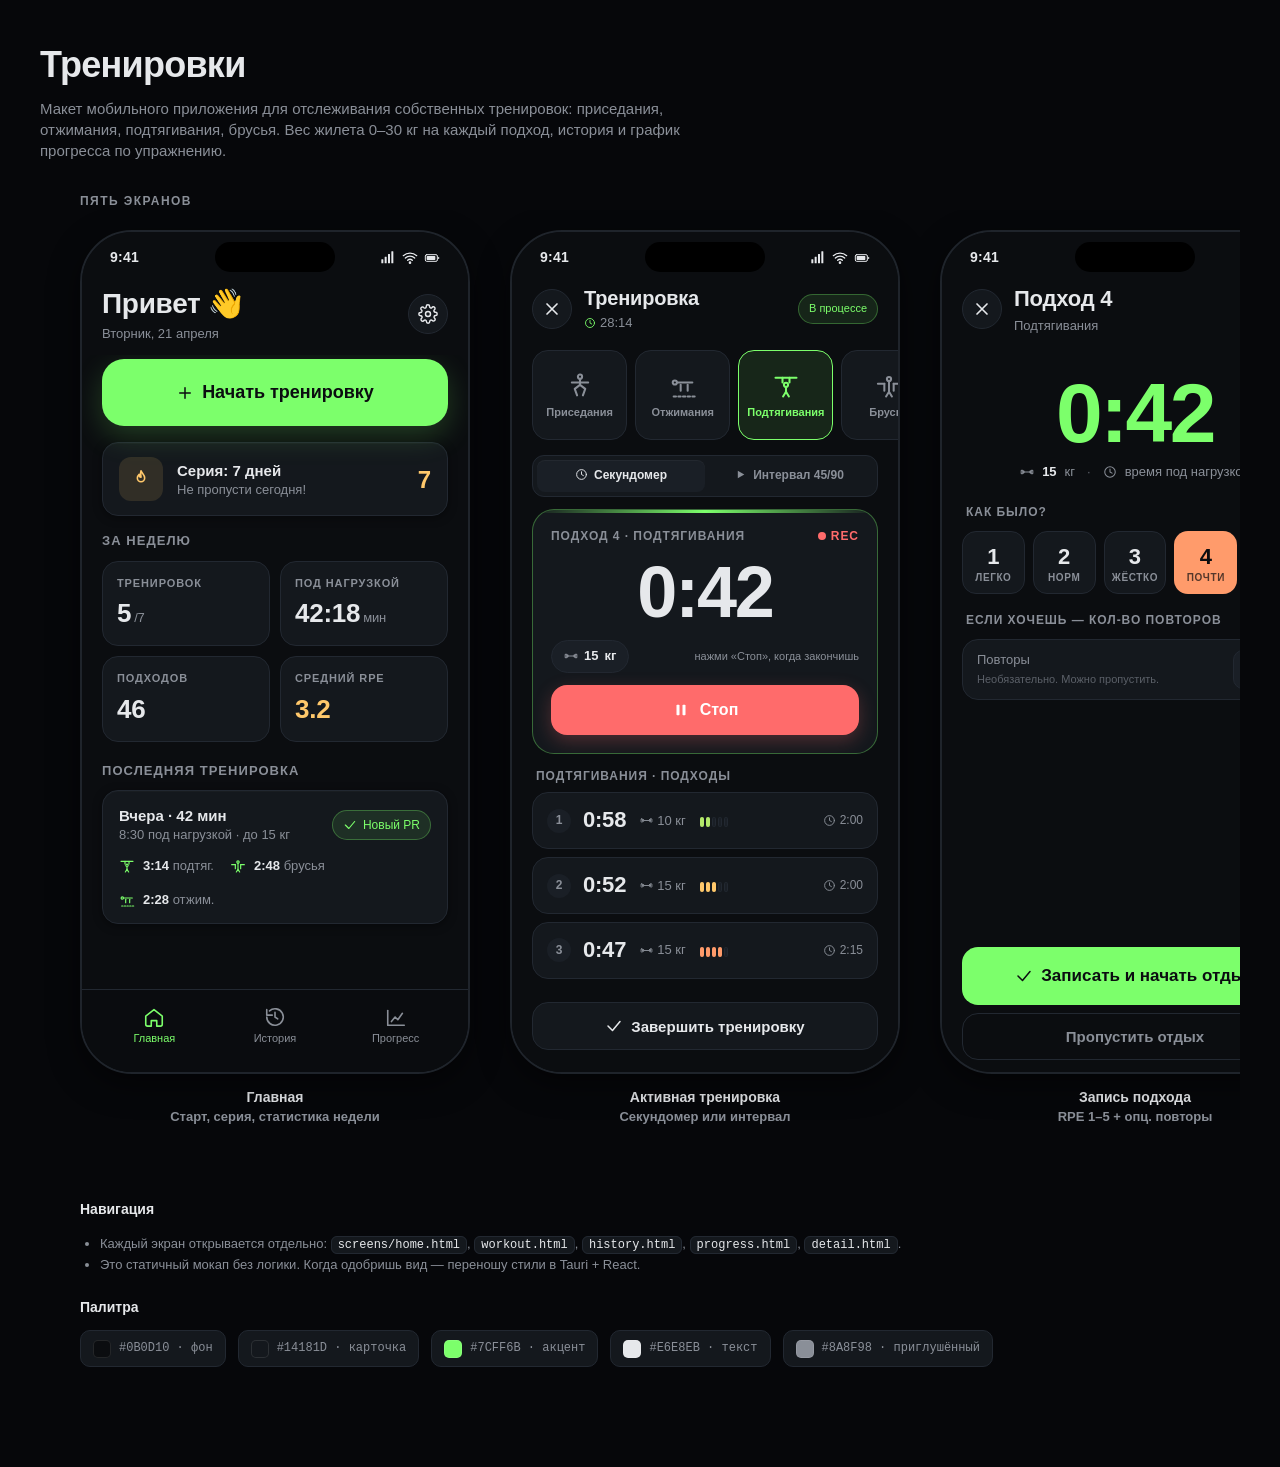
<file: mockup/index.html>
<!DOCTYPE html>
<html lang="ru">
<head>
<meta charset="UTF-8">
<title>Тренировки · Мокап</title>
<meta name="viewport" content="width=device-width, initial-scale=1">
<link rel="stylesheet" href="assets/styles.css">
<style>
  .gallery-section + .gallery-section { margin-top: 8px; }
  .section-h {
    max-width: 1400px;
    margin: 0 auto;
    padding: 0 40px;
    color: var(--muted);
    font-size: 12px;
    text-transform: uppercase;
    letter-spacing: 0.12em;
    font-weight: 600;
  }
  .phones-row {
    padding: 20px 40px 40px;
  }
  .phone-wrap { display: flex; flex-direction: column; align-items: center; }
  .legend {
    max-width: 1400px;
    margin: 0 auto;
    padding: 32px 40px 60px;
    color: var(--muted);
    font-size: 13px;
    line-height: 1.6;
  }
  .legend code {
    background: var(--bg-elev);
    border: 1px solid var(--line);
    padding: 1px 6px;
    border-radius: 6px;
    color: var(--text);
    font-size: 12px;
  }
  .legend ul { padding-left: 20px; }
  .palette {
    display: flex;
    gap: 12px;
    flex-wrap: wrap;
    margin-top: 12px;
  }
  .swatch {
    display: flex;
    align-items: center;
    gap: 8px;
    background: var(--bg-elev);
    border: 1px solid var(--line);
    border-radius: 10px;
    padding: 8px 12px;
    font-size: 12px;
    color: var(--muted);
    font-family: ui-monospace, SFMono-Regular, Menlo, monospace;
  }
  .swatch .chip-color {
    width: 18px; height: 18px; border-radius: 5px;
    border: 1px solid rgba(255,255,255,.1);
  }
</style>
</head>
<body>
  <div class="gallery">

    <header>
      <h1>Тренировки</h1>
      <p>Макет мобильного приложения для отслеживания собственных тренировок: приседания, отжимания, подтягивания, брусья. Вес жилета 0–30 кг на каждый подход, история и график прогресса по упражнению.</p>
    </header>

    <div class="gallery-section">
      <div class="section-h">Пять экранов</div>
      <div class="phones-row">

        <div class="phone-wrap">
          <div class="phone">
            <div class="notch"></div>
            <iframe class="screen-frame" src="screens/home.html" title="Главная"></iframe>
          </div>
          <div class="phone-caption">
            <b>Главная</b>
            Старт, серия, статистика недели
          </div>
        </div>

        <div class="phone-wrap">
          <div class="phone">
            <div class="notch"></div>
            <iframe class="screen-frame" src="screens/workout.html" title="Активная тренировка"></iframe>
          </div>
          <div class="phone-caption">
            <b>Активная тренировка</b>
            Секундомер или интервал
          </div>
        </div>

        <div class="phone-wrap">
          <div class="phone">
            <div class="notch"></div>
            <iframe class="screen-frame" src="screens/record.html" title="Запись подхода"></iframe>
          </div>
          <div class="phone-caption">
            <b>Запись подхода</b>
            RPE 1–5 + опц. повторы
          </div>
        </div>

        <div class="phone-wrap">
          <div class="phone">
            <div class="notch"></div>
            <iframe class="screen-frame" src="screens/history.html" title="История"></iframe>
          </div>
          <div class="phone-caption">
            <b>История</b>
            Журнал по месяцам
          </div>
        </div>

        <div class="phone-wrap">
          <div class="phone">
            <div class="notch"></div>
            <iframe class="screen-frame" src="screens/progress.html" title="Прогресс"></iframe>
          </div>
          <div class="phone-caption">
            <b>Прогресс</b>
            Графики и личные рекорды
          </div>
        </div>

        <div class="phone-wrap">
          <div class="phone">
            <div class="notch"></div>
            <iframe class="screen-frame" src="screens/detail.html" title="Детали тренировки"></iframe>
          </div>
          <div class="phone-caption">
            <b>Детали тренировки</b>
            Подходы и заметки
          </div>
        </div>

      </div>
    </div>

    <div class="legend">
      <strong style="color:var(--text); font-size:14px;">Навигация</strong>
      <ul>
        <li>Каждый экран открывается отдельно: <code>screens/home.html</code>, <code>workout.html</code>, <code>history.html</code>, <code>progress.html</code>, <code>detail.html</code>.</li>
        <li>Это статичный мокап без логики. Когда одобришь вид — переношу стили в Tauri + React.</li>
      </ul>

      <strong style="color:var(--text); font-size:14px; display:block; margin-top:20px;">Палитра</strong>
      <div class="palette">
        <span class="swatch"><span class="chip-color" style="background:#0B0D10"></span>#0B0D10 · фон</span>
        <span class="swatch"><span class="chip-color" style="background:#14181D"></span>#14181D · карточка</span>
        <span class="swatch"><span class="chip-color" style="background:#7CFF6B"></span>#7CFF6B · акцент</span>
        <span class="swatch"><span class="chip-color" style="background:#E6E8EB"></span>#E6E8EB · текст</span>
        <span class="swatch"><span class="chip-color" style="background:#8A8F98"></span>#8A8F98 · приглушённый</span>
      </div>
    </div>

  </div>
</body>
</html>
</file>
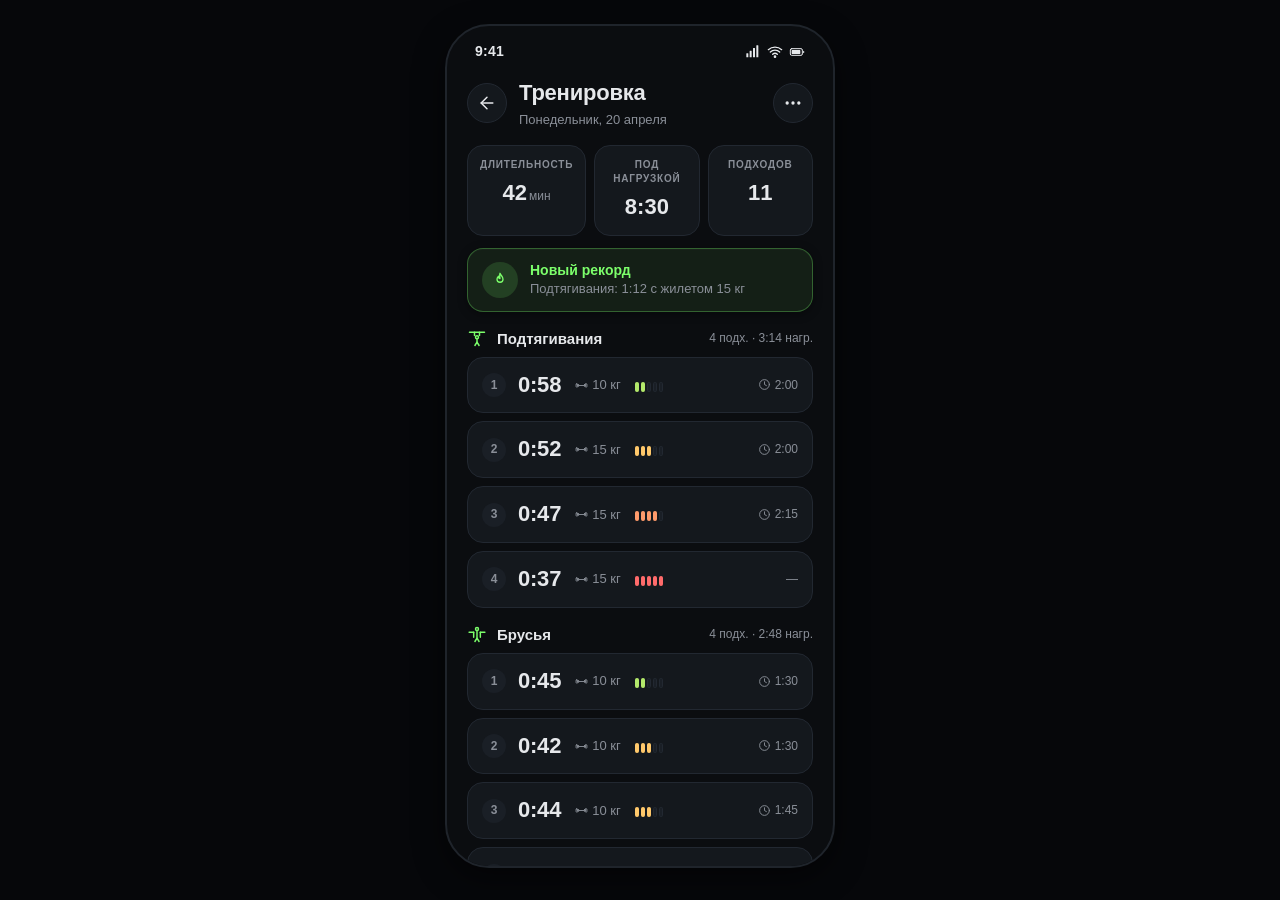
<file: mockup/screens/detail.html>
<!DOCTYPE html>
<html lang="ru">
<head>
<meta charset="UTF-8">
<title>Тренировки · Детали</title>
<meta name="viewport" content="width=390, initial-scale=1">
<link rel="stylesheet" href="../assets/styles.css">
<script src="../assets/icons.js"></script>
<style>
  .summary-grid {
    display: grid;
    grid-template-columns: repeat(3, 1fr);
    gap: 8px;
  }
  .summary-tile {
    background: var(--bg-elev);
    border: 1px solid var(--line);
    border-radius: var(--r-md);
    padding: 12px;
    text-align: center;
  }
  .summary-tile .l { font-size: 10px; color: var(--muted); text-transform: uppercase; letter-spacing: 0.08em; font-weight: 600; }
  .summary-tile .v { font-size: 22px; font-weight: 700; margin-top: 6px; }
  .summary-tile .v small { font-size: 12px; color: var(--muted); font-weight: 500; margin-left: 2px; }
  .action-row { display: grid; grid-template-columns: 1fr 1fr; gap: 10px; margin-top: 14px; }
  .action-row .btn { font-size: 14px; padding: 12px 14px; }
</style>
</head>
<body class="standalone">
  <div class="screen">

    <div class="status-bar mono">
      <span>9:41</span>
      <span class="right">
        <svg><use href="#signal"/></svg>
        <svg><use href="#wifi"/></svg>
        <svg><use href="#battery"/></svg>
      </span>
    </div>

    <div class="screen-header">
      <div class="row gap-3" style="align-items:center;">
        <button class="icon-btn" aria-label="Назад">
          <svg><use href="#arrow-left"/></svg>
        </button>
        <div>
          <h1 style="font-size:22px;">Тренировка</h1>
          <div class="sub">Понедельник, 20 апреля</div>
        </div>
      </div>
      <button class="icon-btn" aria-label="Ещё">
        <svg><use href="#more"/></svg>
      </button>
    </div>

    <div class="content scrollable">

      <!-- Summary -->
      <div class="summary-grid">
        <div class="summary-tile">
          <div class="l">Длительность</div>
          <div class="v mono">42<small>мин</small></div>
        </div>
        <div class="summary-tile">
          <div class="l">Под нагрузкой</div>
          <div class="v mono">8:30</div>
        </div>
        <div class="summary-tile">
          <div class="l">Подходов</div>
          <div class="v mono">11</div>
        </div>
      </div>

      <!-- PR badge -->
      <div class="card" style="margin-top: 12px; display:flex; align-items:center; gap:12px; padding: 12px 14px; background: rgba(124,255,107,.08); border-color: rgba(124,255,107,.3);">
        <div style="width:36px;height:36px;border-radius:999px;background:rgba(124,255,107,.15);color:var(--accent);display:flex;align-items:center;justify-content:center;">
          <svg style="width:18px;height:18px;"><use href="#flame"/></svg>
        </div>
        <div class="grow">
          <div style="font-size:14px; font-weight:600; color:var(--accent);">Новый рекорд</div>
          <div class="sm muted">Подтягивания: 1:12 с жилетом 15 кг</div>
        </div>
      </div>

      <!-- Pullups block -->
      <div class="ex-block">
        <div class="hd">
          <svg><use href="#ex-pullup"/></svg>
          <span class="name">Подтягивания</span>
          <span class="count mono">4 подх. · 3:14 нагр.</span>
        </div>
        <div class="set-list">
          <div class="set-row">
            <span class="idx">1</span>
            <div class="main">
              <span class="time mono">0:58</span>
              <span class="vest"><svg><use href="#vest"/></svg><span class="mono">10 кг</span></span>
              <span class="rpe-pill">
                <span class="rpe lvl-2"><span class="rpe-seg"></span><span class="rpe-seg"></span><span class="rpe-seg"></span><span class="rpe-seg"></span><span class="rpe-seg"></span></span>
              </span>
            </div>
            <span class="rest mono"><svg><use href="#clock"/></svg>2:00</span>
          </div>
          <div class="set-row">
            <span class="idx">2</span>
            <div class="main">
              <span class="time mono">0:52</span>
              <span class="vest"><svg><use href="#vest"/></svg><span class="mono">15 кг</span></span>
              <span class="rpe-pill">
                <span class="rpe lvl-3"><span class="rpe-seg"></span><span class="rpe-seg"></span><span class="rpe-seg"></span><span class="rpe-seg"></span><span class="rpe-seg"></span></span>
              </span>
            </div>
            <span class="rest mono"><svg><use href="#clock"/></svg>2:00</span>
          </div>
          <div class="set-row">
            <span class="idx">3</span>
            <div class="main">
              <span class="time mono">0:47</span>
              <span class="vest"><svg><use href="#vest"/></svg><span class="mono">15 кг</span></span>
              <span class="rpe-pill">
                <span class="rpe lvl-4"><span class="rpe-seg"></span><span class="rpe-seg"></span><span class="rpe-seg"></span><span class="rpe-seg"></span><span class="rpe-seg"></span></span>
              </span>
            </div>
            <span class="rest mono"><svg><use href="#clock"/></svg>2:15</span>
          </div>
          <div class="set-row">
            <span class="idx">4</span>
            <div class="main">
              <span class="time mono">0:37</span>
              <span class="vest"><svg><use href="#vest"/></svg><span class="mono">15 кг</span></span>
              <span class="rpe-pill">
                <span class="rpe lvl-5"><span class="rpe-seg"></span><span class="rpe-seg"></span><span class="rpe-seg"></span><span class="rpe-seg"></span><span class="rpe-seg"></span></span>
              </span>
            </div>
            <span class="rest mono">—</span>
          </div>
        </div>
      </div>

      <!-- Dips block -->
      <div class="ex-block">
        <div class="hd">
          <svg><use href="#ex-dip"/></svg>
          <span class="name">Брусья</span>
          <span class="count mono">4 подх. · 2:48 нагр.</span>
        </div>
        <div class="set-list">
          <div class="set-row">
            <span class="idx">1</span>
            <div class="main">
              <span class="time mono">0:45</span>
              <span class="vest"><svg><use href="#vest"/></svg><span class="mono">10 кг</span></span>
              <span class="rpe-pill">
                <span class="rpe lvl-2"><span class="rpe-seg"></span><span class="rpe-seg"></span><span class="rpe-seg"></span><span class="rpe-seg"></span><span class="rpe-seg"></span></span>
              </span>
            </div>
            <span class="rest mono"><svg><use href="#clock"/></svg>1:30</span>
          </div>
          <div class="set-row">
            <span class="idx">2</span>
            <div class="main">
              <span class="time mono">0:42</span>
              <span class="vest"><svg><use href="#vest"/></svg><span class="mono">10 кг</span></span>
              <span class="rpe-pill">
                <span class="rpe lvl-3"><span class="rpe-seg"></span><span class="rpe-seg"></span><span class="rpe-seg"></span><span class="rpe-seg"></span><span class="rpe-seg"></span></span>
              </span>
            </div>
            <span class="rest mono"><svg><use href="#clock"/></svg>1:30</span>
          </div>
          <div class="set-row">
            <span class="idx">3</span>
            <div class="main">
              <span class="time mono">0:44</span>
              <span class="vest"><svg><use href="#vest"/></svg><span class="mono">10 кг</span></span>
              <span class="rpe-pill">
                <span class="rpe lvl-3"><span class="rpe-seg"></span><span class="rpe-seg"></span><span class="rpe-seg"></span><span class="rpe-seg"></span><span class="rpe-seg"></span></span>
              </span>
            </div>
            <span class="rest mono"><svg><use href="#clock"/></svg>1:45</span>
          </div>
          <div class="set-row">
            <span class="idx">4</span>
            <div class="main">
              <span class="time mono">0:37</span>
              <span class="vest"><svg><use href="#vest"/></svg><span class="mono">10 кг</span></span>
              <span class="rpe-pill">
                <span class="rpe lvl-4"><span class="rpe-seg"></span><span class="rpe-seg"></span><span class="rpe-seg"></span><span class="rpe-seg"></span><span class="rpe-seg"></span></span>
              </span>
            </div>
            <span class="rest mono">—</span>
          </div>
        </div>
      </div>

      <!-- Pushups block -->
      <div class="ex-block">
        <div class="hd">
          <svg><use href="#ex-pushup"/></svg>
          <span class="name">Отжимания</span>
          <span class="count mono">3 подх. · 2:28 нагр.</span>
        </div>
        <div class="set-list">
          <div class="set-row">
            <span class="idx">1</span>
            <div class="main">
              <span class="time mono">0:58</span>
              <span class="vest"><svg><use href="#vest"/></svg><span class="mono">0 кг</span></span>
              <span class="rpe-pill">
                <span class="rpe lvl-2"><span class="rpe-seg"></span><span class="rpe-seg"></span><span class="rpe-seg"></span><span class="rpe-seg"></span><span class="rpe-seg"></span></span>
              </span>
            </div>
            <span class="rest mono"><svg><use href="#clock"/></svg>1:00</span>
          </div>
          <div class="set-row">
            <span class="idx">2</span>
            <div class="main">
              <span class="time mono">0:48</span>
              <span class="vest"><svg><use href="#vest"/></svg><span class="mono">5 кг</span></span>
              <span class="rpe-pill">
                <span class="rpe lvl-3"><span class="rpe-seg"></span><span class="rpe-seg"></span><span class="rpe-seg"></span><span class="rpe-seg"></span><span class="rpe-seg"></span></span>
              </span>
            </div>
            <span class="rest mono"><svg><use href="#clock"/></svg>1:15</span>
          </div>
          <div class="set-row">
            <span class="idx">3</span>
            <div class="main">
              <span class="time mono">0:42</span>
              <span class="vest"><svg><use href="#vest"/></svg><span class="mono">5 кг</span></span>
              <span class="rpe-pill">
                <span class="rpe lvl-4"><span class="rpe-seg"></span><span class="rpe-seg"></span><span class="rpe-seg"></span><span class="rpe-seg"></span><span class="rpe-seg"></span></span>
              </span>
            </div>
            <span class="rest mono">—</span>
          </div>
        </div>
      </div>

      <!-- Note -->
      <div class="note-card" style="margin-top: 16px;">
        <div class="hd">
          <svg><use href="#note"/></svg>
          Заметка
        </div>
        На третьем подходе подтяга уже почти отказ — но 15 кг держит. На отжиме добавил 5 кг, норм.
      </div>

      <!-- Actions -->
      <div class="action-row">
        <button class="btn">
          <svg><use href="#edit"/></svg>
          Редактировать
        </button>
        <button class="btn danger">
          <svg><use href="#trash"/></svg>
          Удалить
        </button>
      </div>

      <div style="height: 20px;"></div>

    </div>

  </div>
</body>
</html>
</file>
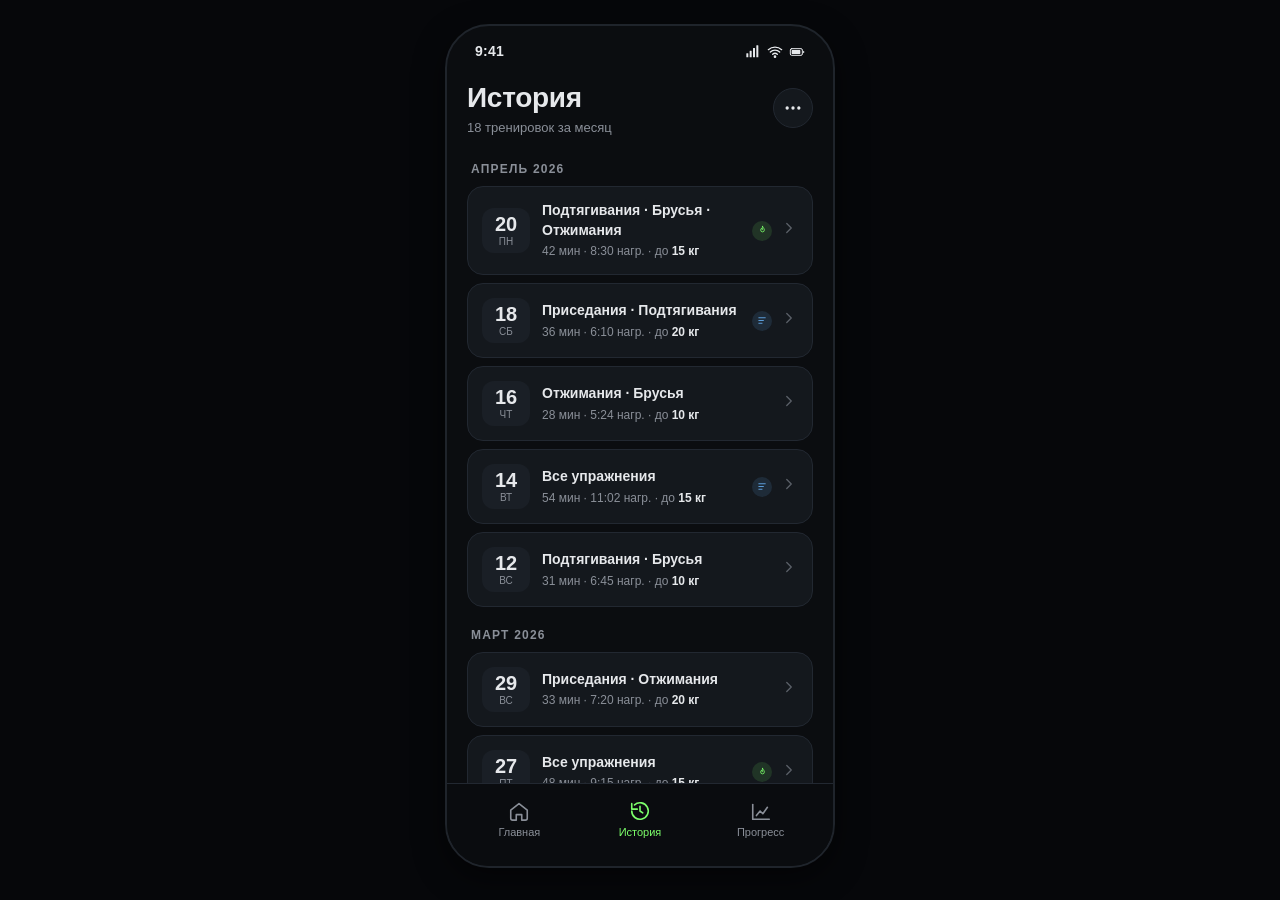
<file: mockup/screens/history.html>
<!DOCTYPE html>
<html lang="ru">
<head>
<meta charset="UTF-8">
<title>Тренировки · История</title>
<meta name="viewport" content="width=390, initial-scale=1">
<link rel="stylesheet" href="../assets/styles.css">
<script src="../assets/icons.js"></script>
<style>
  .history-row .note-dot {
    width: 20px; height: 20px; border-radius: 999px;
    background: rgba(107,184,255,.12); color: var(--info);
    display:inline-flex; align-items:center; justify-content:center;
  }
  .history-row .note-dot svg { width: 11px; height: 11px; }
  .history-row .pr-dot {
    width: 20px; height: 20px; border-radius: 999px;
    background: rgba(124,255,107,.12); color: var(--accent);
    display:inline-flex; align-items:center; justify-content:center;
  }
  .history-row .pr-dot svg { width: 11px; height: 11px; }
</style>
</head>
<body class="standalone">
  <div class="screen">

    <div class="status-bar mono">
      <span>9:41</span>
      <span class="right">
        <svg><use href="#signal"/></svg>
        <svg><use href="#wifi"/></svg>
        <svg><use href="#battery"/></svg>
      </span>
    </div>

    <div class="screen-header">
      <div>
        <h1>История</h1>
        <div class="sub">18 тренировок за месяц</div>
      </div>
      <button class="icon-btn" aria-label="Ещё">
        <svg><use href="#more"/></svg>
      </button>
    </div>

    <div class="content scrollable">

      <div class="month-label">Апрель 2026</div>

      <div class="history-row">
        <div class="date">
          <div class="d mono">20</div>
          <div class="m">Пн</div>
        </div>
        <div class="meta">
          <div class="title">Подтягивания · Брусья · Отжимания</div>
          <div class="summary">
            <span class="mono">42 мин</span> · <span class="mono">8:30</span> нагр. · до <b class="mono" style="color:var(--text)">15 кг</b>
          </div>
        </div>
        <div class="row gap-2">
          <span class="pr-dot" title="Новый рекорд"><svg><use href="#flame"/></svg></span>
          <span class="chev"><svg><use href="#chevron-right"/></svg></span>
        </div>
      </div>

      <div class="history-row">
        <div class="date">
          <div class="d mono">18</div>
          <div class="m">Сб</div>
        </div>
        <div class="meta">
          <div class="title">Приседания · Подтягивания</div>
          <div class="summary">
            <span class="mono">36 мин</span> · <span class="mono">6:10</span> нагр. · до <b class="mono" style="color:var(--text)">20 кг</b>
          </div>
        </div>
        <div class="row gap-2">
          <span class="note-dot" title="Есть заметка"><svg><use href="#note"/></svg></span>
          <span class="chev"><svg><use href="#chevron-right"/></svg></span>
        </div>
      </div>

      <div class="history-row">
        <div class="date">
          <div class="d mono">16</div>
          <div class="m">Чт</div>
        </div>
        <div class="meta">
          <div class="title">Отжимания · Брусья</div>
          <div class="summary">
            <span class="mono">28 мин</span> · <span class="mono">5:24</span> нагр. · до <b class="mono" style="color:var(--text)">10 кг</b>
          </div>
        </div>
        <div class="row gap-2">
          <span class="chev"><svg><use href="#chevron-right"/></svg></span>
        </div>
      </div>

      <div class="history-row">
        <div class="date">
          <div class="d mono">14</div>
          <div class="m">Вт</div>
        </div>
        <div class="meta">
          <div class="title">Все упражнения</div>
          <div class="summary">
            <span class="mono">54 мин</span> · <span class="mono">11:02</span> нагр. · до <b class="mono" style="color:var(--text)">15 кг</b>
          </div>
        </div>
        <div class="row gap-2">
          <span class="note-dot"><svg><use href="#note"/></svg></span>
          <span class="chev"><svg><use href="#chevron-right"/></svg></span>
        </div>
      </div>

      <div class="history-row">
        <div class="date">
          <div class="d mono">12</div>
          <div class="m">Вс</div>
        </div>
        <div class="meta">
          <div class="title">Подтягивания · Брусья</div>
          <div class="summary">
            <span class="mono">31 мин</span> · <span class="mono">6:45</span> нагр. · до <b class="mono" style="color:var(--text)">10 кг</b>
          </div>
        </div>
        <div class="row gap-2">
          <span class="chev"><svg><use href="#chevron-right"/></svg></span>
        </div>
      </div>

      <div class="month-label">Март 2026</div>

      <div class="history-row">
        <div class="date">
          <div class="d mono">29</div>
          <div class="m">Вс</div>
        </div>
        <div class="meta">
          <div class="title">Приседания · Отжимания</div>
          <div class="summary">
            <span class="mono">33 мин</span> · <span class="mono">7:20</span> нагр. · до <b class="mono" style="color:var(--text)">20 кг</b>
          </div>
        </div>
        <div class="row gap-2">
          <span class="chev"><svg><use href="#chevron-right"/></svg></span>
        </div>
      </div>

      <div class="history-row">
        <div class="date">
          <div class="d mono">27</div>
          <div class="m">Пт</div>
        </div>
        <div class="meta">
          <div class="title">Все упражнения</div>
          <div class="summary">
            <span class="mono">48 мин</span> · <span class="mono">9:15</span> нагр. · до <b class="mono" style="color:var(--text)">15 кг</b>
          </div>
        </div>
        <div class="row gap-2">
          <span class="pr-dot"><svg><use href="#flame"/></svg></span>
          <span class="chev"><svg><use href="#chevron-right"/></svg></span>
        </div>
      </div>

      <div style="height: 20px;"></div>

    </div>

    <nav class="tab-bar">
      <button class="tab">
        <svg><use href="#home"/></svg>
        <span>Главная</span>
      </button>
      <button class="tab active">
        <svg><use href="#history"/></svg>
        <span>История</span>
      </button>
      <button class="tab">
        <svg><use href="#chart"/></svg>
        <span>Прогресс</span>
      </button>
    </nav>

  </div>
</body>
</html>
</file>
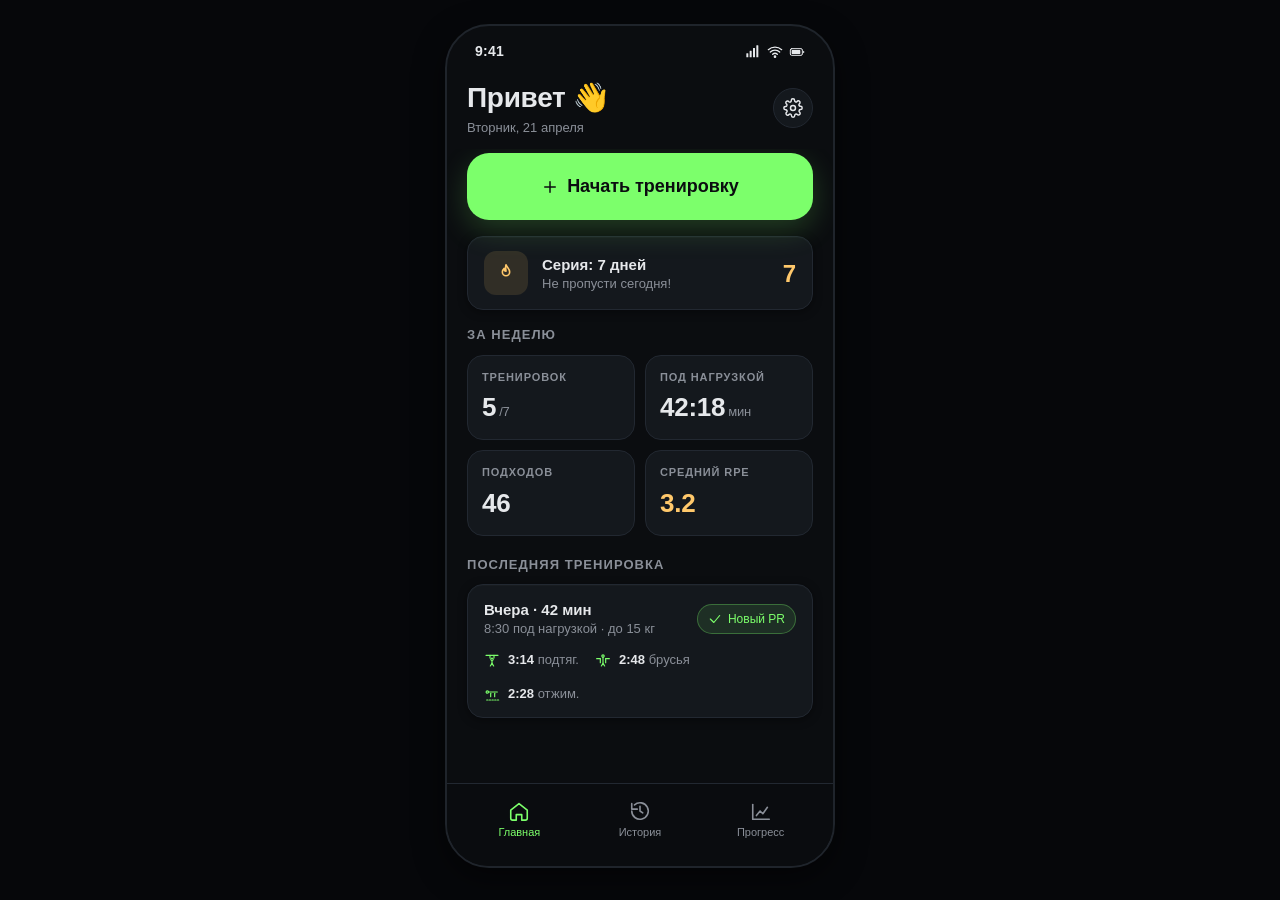
<file: mockup/screens/home.html>
<!DOCTYPE html>
<html lang="ru">
<head>
<meta charset="UTF-8">
<title>Тренировки · Главная</title>
<meta name="viewport" content="width=390, initial-scale=1">
<link rel="stylesheet" href="../assets/styles.css">
<script src="../assets/icons.js"></script>
</head>
<body class="standalone">
  <div class="screen">

    <div class="status-bar mono">
      <span>9:41</span>
      <span class="right">
        <svg><use href="#signal"/></svg>
        <svg><use href="#wifi"/></svg>
        <svg><use href="#battery"/></svg>
      </span>
    </div>

    <div class="screen-header">
      <div>
        <h1>Привет 👋</h1>
        <div class="sub">Вторник, 21 апреля</div>
      </div>
      <button class="icon-btn" aria-label="Настройки">
        <svg><use href="#settings"/></svg>
      </button>
    </div>

    <div class="content scrollable">

      <!-- Start CTA -->
      <button class="btn big-primary" style="margin-bottom: 16px;">
        <svg><use href="#plus"/></svg>
        Начать тренировку
      </button>

      <!-- Streak banner -->
      <div class="card" style="display:flex; align-items:center; gap:14px; padding: 14px 16px; margin-bottom: 16px;">
        <div style="width:44px; height:44px; border-radius:12px; background:rgba(255,200,107,.12); color:var(--warn); display:flex; align-items:center; justify-content:center;">
          <svg style="width:22px;height:22px;"><use href="#flame"/></svg>
        </div>
        <div class="grow">
          <div style="font-size:15px; font-weight:600;">Серия: 7 дней</div>
          <div class="sm muted">Не пропусти сегодня!</div>
        </div>
        <div style="color:var(--warn); font-size:24px; font-weight:700;" class="mono">7</div>
      </div>

      <!-- Stats -->
      <div class="card-title" style="margin-top: 8px;">За неделю</div>
      <div class="stats-grid">
        <div class="stat">
          <div class="l">Тренировок</div>
          <div class="v mono">5<small>/7</small></div>
        </div>
        <div class="stat">
          <div class="l">Под нагрузкой</div>
          <div class="v mono">42:18<small>мин</small></div>
        </div>
        <div class="stat">
          <div class="l">Подходов</div>
          <div class="v mono">46</div>
        </div>
        <div class="stat">
          <div class="l">Средний RPE</div>
          <div class="v mono" style="color:#FFC86B;">3.2</div>
        </div>
      </div>

      <!-- Last workout card -->
      <div class="card-title" style="margin-top: 20px;">Последняя тренировка</div>
      <div class="card" style="padding: 14px 16px;">
        <div class="row between" style="margin-bottom: 12px;">
          <div>
            <div style="font-weight: 600;">Вчера · 42 мин</div>
            <div class="sm muted"><span class="mono">8:30</span> под нагрузкой · до <span class="mono">15 кг</span></div>
          </div>
          <span class="pill accent">
            <svg><use href="#check"/></svg>
            Новый PR
          </span>
        </div>
        <div class="row gap-4" style="flex-wrap:wrap;">
          <div class="row gap-2" style="color:var(--muted); font-size:13px;">
            <svg style="width:16px;height:16px;color:var(--accent)"><use href="#ex-pullup"/></svg>
            <span><b class="mono" style="color:var(--text)">3:14</b> подтяг.</span>
          </div>
          <div class="row gap-2" style="color:var(--muted); font-size:13px;">
            <svg style="width:16px;height:16px;color:var(--accent)"><use href="#ex-dip"/></svg>
            <span><b class="mono" style="color:var(--text)">2:48</b> брусья</span>
          </div>
          <div class="row gap-2" style="color:var(--muted); font-size:13px;">
            <svg style="width:16px;height:16px;color:var(--accent)"><use href="#ex-pushup"/></svg>
            <span><b class="mono" style="color:var(--text)">2:28</b> отжим.</span>
          </div>
        </div>
      </div>

    </div>

    <nav class="tab-bar">
      <button class="tab active">
        <svg><use href="#home"/></svg>
        <span>Главная</span>
      </button>
      <button class="tab">
        <svg><use href="#history"/></svg>
        <span>История</span>
      </button>
      <button class="tab">
        <svg><use href="#chart"/></svg>
        <span>Прогресс</span>
      </button>
    </nav>

  </div>
</body>
</html>
</file>
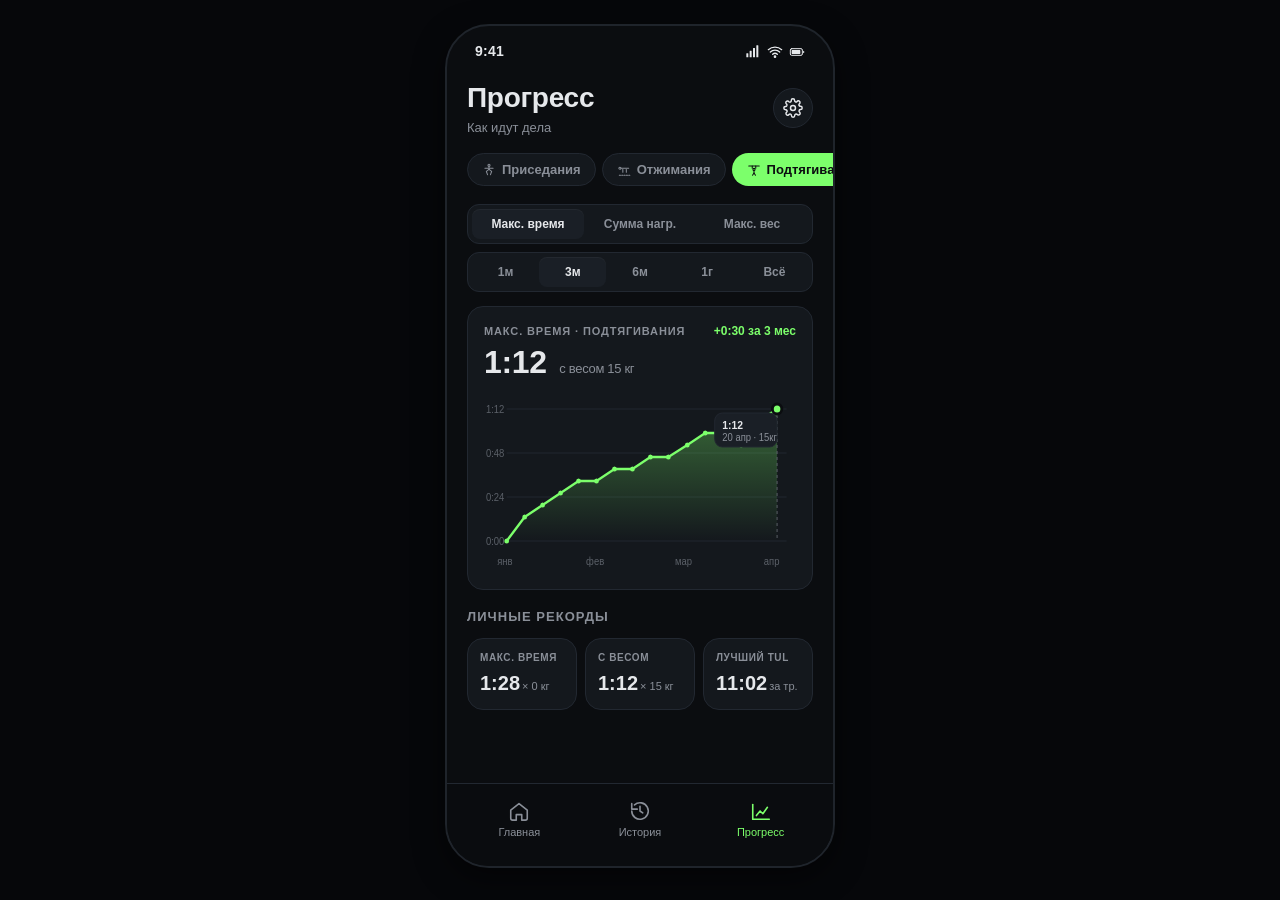
<file: mockup/screens/progress.html>
<!DOCTYPE html>
<html lang="ru">
<head>
<meta charset="UTF-8">
<title>Тренировки · Прогресс</title>
<meta name="viewport" content="width=390, initial-scale=1">
<link rel="stylesheet" href="../assets/styles.css">
<script src="../assets/icons.js"></script>
<style>
  .chart-grid line { stroke: var(--line); stroke-width: 1; }
  .chart-axis-label { fill: var(--muted-2); font-size: 10px; font-family: inherit; }
  .chart-line { fill: none; stroke: var(--accent); stroke-width: 2.5; stroke-linejoin: round; stroke-linecap: round; }
  .chart-area { fill: url(#chartGrad); }
  .chart-dot { fill: var(--accent); }
  .chart-dot.hl {
    fill: var(--accent);
    stroke: var(--bg);
    stroke-width: 3;
  }
  .chart-guide { stroke: var(--muted-2); stroke-dasharray: 3 3; stroke-width: 1; }
  .chart-tip-bg { fill: var(--bg-elev-2); stroke: var(--line); }
  .chart-tip-text { fill: var(--text); font-size: 11px; font-family: inherit; font-weight: 600; }
  .chart-tip-sub { fill: var(--muted); font-size: 10px; font-family: inherit; }
</style>
</head>
<body class="standalone">
  <div class="screen">

    <div class="status-bar mono">
      <span>9:41</span>
      <span class="right">
        <svg><use href="#signal"/></svg>
        <svg><use href="#wifi"/></svg>
        <svg><use href="#battery"/></svg>
      </span>
    </div>

    <div class="screen-header">
      <div>
        <h1>Прогресс</h1>
        <div class="sub">Как идут дела</div>
      </div>
      <button class="icon-btn" aria-label="Фильтры">
        <svg><use href="#settings"/></svg>
      </button>
    </div>

    <div class="content scrollable">

      <!-- Exercise chips -->
      <div class="chips">
        <button class="chip"><svg><use href="#ex-squat"/></svg> Приседания</button>
        <button class="chip"><svg><use href="#ex-pushup"/></svg> Отжимания</button>
        <button class="chip active"><svg><use href="#ex-pullup"/></svg> Подтягивания</button>
        <button class="chip"><svg><use href="#ex-dip"/></svg> Брусья</button>
      </div>

      <!-- Metric segmented -->
      <div class="seg" style="margin-top: 14px;">
        <button class="seg-item active">Макс. время</button>
        <button class="seg-item">Сумма нагр.</button>
        <button class="seg-item">Макс. вес</button>
      </div>

      <!-- Period segmented -->
      <div class="seg" style="margin-top: 8px;">
        <button class="seg-item">1м</button>
        <button class="seg-item active">3м</button>
        <button class="seg-item">6м</button>
        <button class="seg-item">1г</button>
        <button class="seg-item">Всё</button>
      </div>

      <!-- Chart card -->
      <div class="chart-box" style="margin-top: 14px;">
        <div class="chart-hd">
          <div>
            <div class="muted xs" style="text-transform:uppercase; letter-spacing:0.08em; font-weight:600;">Макс. время · подтягивания</div>
            <div class="val mono">1:12 <small>c весом 15 кг</small></div>
          </div>
          <div class="delta mono">+0:30 за 3 мес</div>
        </div>

        <svg class="chart" viewBox="0 0 330 180" preserveAspectRatio="none" xmlns="http://www.w3.org/2000/svg">
          <defs>
            <linearGradient id="chartGrad" x1="0" y1="0" x2="0" y2="1">
              <stop offset="0%" stop-color="#7CFF6B" stop-opacity="0.35"/>
              <stop offset="100%" stop-color="#7CFF6B" stop-opacity="0"/>
            </linearGradient>
          </defs>

          <!-- Grid -->
          <g class="chart-grid">
            <line x1="24" y1="16"  x2="320" y2="16"/>
            <line x1="24" y1="60"  x2="320" y2="60"/>
            <line x1="24" y1="104" x2="320" y2="104"/>
            <line x1="24" y1="148" x2="320" y2="148"/>
          </g>
          <g class="chart-axis-label">
            <text x="2"  y="20">1:12</text>
            <text x="2"  y="64">0:48</text>
            <text x="2"  y="108">0:24</text>
            <text x="2"  y="152">0:00</text>
          </g>

          <!-- Area fill -->
          <path class="chart-area"
                d="M24,148 L43,124 L62,112 L81,100 L100,88 L119,88 L138,76 L157,76 L176,64 L195,64 L215,52 L234,40 L253,40 L272,52 L291,28 L310,16 L310,148 L24,148 Z"/>

          <!-- Main line -->
          <path class="chart-line"
                d="M24,148 L43,124 L62,112 L81,100 L100,88 L119,88 L138,76 L157,76 L176,64 L195,64 L215,52 L234,40 L253,40 L272,52 L291,28 L310,16"/>

          <!-- Points -->
          <circle class="chart-dot" cx="24"  cy="148" r="2.5"/>
          <circle class="chart-dot" cx="43"  cy="124" r="2.5"/>
          <circle class="chart-dot" cx="62"  cy="112" r="2.5"/>
          <circle class="chart-dot" cx="81"  cy="100" r="2.5"/>
          <circle class="chart-dot" cx="100" cy="88"  r="2.5"/>
          <circle class="chart-dot" cx="119" cy="88"  r="2.5"/>
          <circle class="chart-dot" cx="138" cy="76"  r="2.5"/>
          <circle class="chart-dot" cx="157" cy="76"  r="2.5"/>
          <circle class="chart-dot" cx="176" cy="64"  r="2.5"/>
          <circle class="chart-dot" cx="195" cy="64"  r="2.5"/>
          <circle class="chart-dot" cx="215" cy="52"  r="2.5"/>
          <circle class="chart-dot" cx="234" cy="40"  r="2.5"/>
          <circle class="chart-dot" cx="253" cy="40"  r="2.5"/>
          <circle class="chart-dot" cx="272" cy="52"  r="2.5"/>
          <circle class="chart-dot" cx="291" cy="28"  r="2.5"/>

          <!-- Highlighted (latest) point w/ tooltip -->
          <line class="chart-guide" x1="310" y1="16" x2="310" y2="148"/>
          <circle class="chart-dot hl" cx="310" cy="16" r="5"/>

          <g transform="translate(244,20)">
            <rect class="chart-tip-bg" width="66" height="34" rx="8"/>
            <text class="chart-tip-text" x="8" y="16">1:12</text>
            <text class="chart-tip-sub"  x="8" y="28">20 апр · 15кг</text>
          </g>

          <!-- X labels -->
          <g class="chart-axis-label">
            <text x="14"  y="172">янв</text>
            <text x="108" y="172">фев</text>
            <text x="202" y="172">мар</text>
            <text x="296" y="172">апр</text>
          </g>
        </svg>
      </div>

      <!-- PR tiles -->
      <div class="card-title" style="margin-top: 18px;">Личные рекорды</div>
      <div class="pr-grid">
        <div class="pr-tile">
          <div class="l">Макс. время</div>
          <div class="v mono">1:28<small>× 0 кг</small></div>
        </div>
        <div class="pr-tile">
          <div class="l">С весом</div>
          <div class="v mono">1:12<small>× 15 кг</small></div>
        </div>
        <div class="pr-tile">
          <div class="l">Лучший TUL</div>
          <div class="v mono">11:02<small>за тр.</small></div>
        </div>
      </div>

      <div style="height: 20px;"></div>

    </div>

    <nav class="tab-bar">
      <button class="tab">
        <svg><use href="#home"/></svg>
        <span>Главная</span>
      </button>
      <button class="tab">
        <svg><use href="#history"/></svg>
        <span>История</span>
      </button>
      <button class="tab active">
        <svg><use href="#chart"/></svg>
        <span>Прогресс</span>
      </button>
    </nav>

  </div>
</body>
</html>
</file>
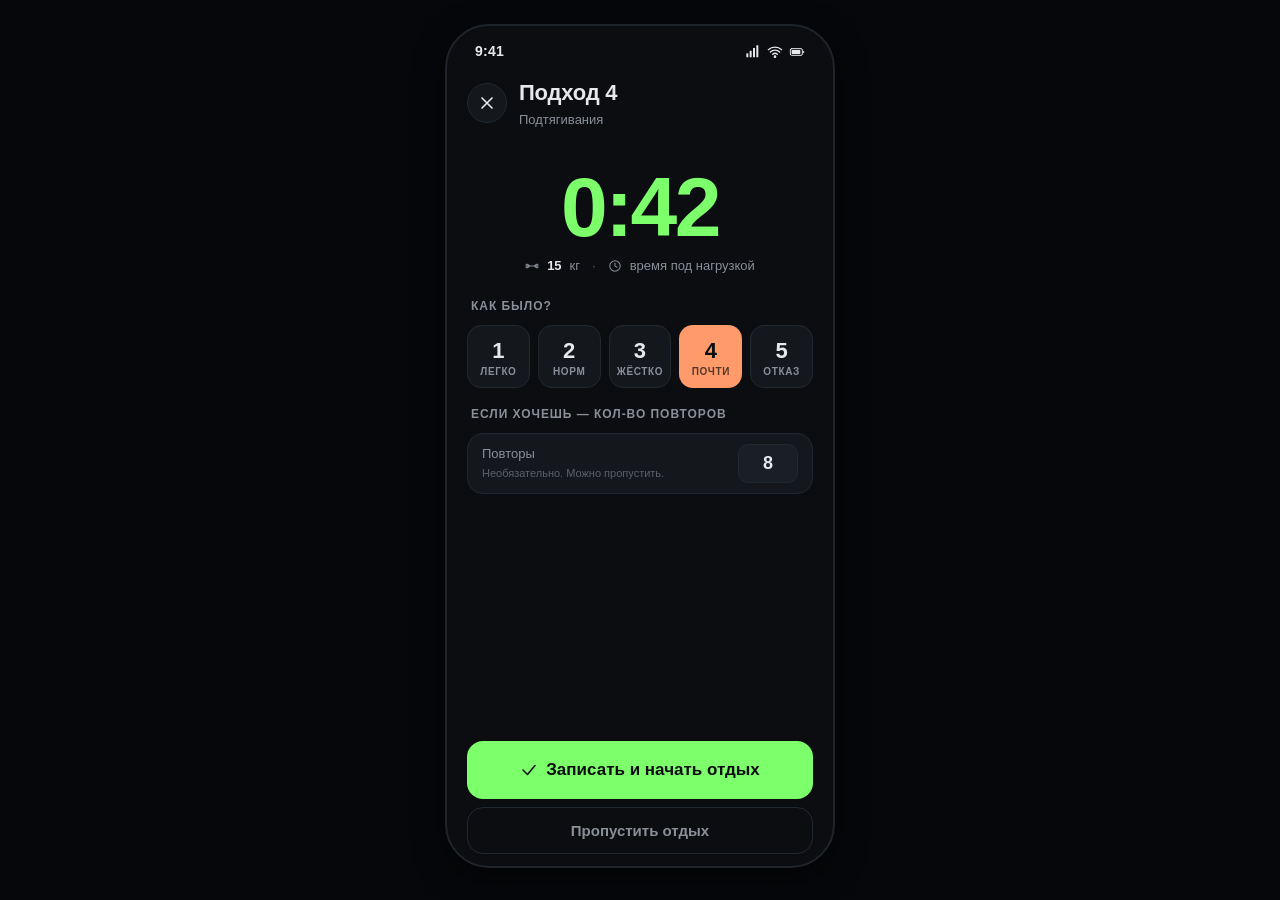
<file: mockup/screens/record.html>
<!DOCTYPE html>
<html lang="ru">
<head>
<meta charset="UTF-8">
<title>Тренировки · Записать подход</title>
<meta name="viewport" content="width=390, initial-scale=1">
<link rel="stylesheet" href="../assets/styles.css">
<script src="../assets/icons.js"></script>
<style>
  .record-wrap {
    flex: 1;
    display: flex;
    flex-direction: column;
    padding: 0 20px 12px;
  }
  .summary-big {
    text-align: center;
    padding: 24px 0 16px;
  }
  .summary-big .time {
    font-size: 84px;
    font-weight: 700;
    letter-spacing: -0.03em;
    line-height: 1;
    font-variant-numeric: tabular-nums;
    color: var(--accent);
  }
  .summary-big .sub {
    color: var(--muted);
    margin-top: 8px;
    font-size: 13px;
    display: inline-flex;
    gap: 12px;
    align-items: center;
    justify-content: center;
  }
  .summary-big .sub .dot { color: var(--muted-2); }
  .section-title {
    color: var(--muted); font-size: 12px; text-transform: uppercase; letter-spacing: 0.08em; font-weight: 600;
    margin: 18px 4px 10px;
  }
  .rpe-legend {
    display: flex;
    justify-content: space-between;
    color: var(--muted-2);
    font-size: 10px;
    text-transform: uppercase;
    letter-spacing: 0.08em;
    font-weight: 600;
    padding: 0 4px;
    margin-top: 6px;
  }
</style>
</head>
<body class="standalone">
  <div class="screen">

    <div class="status-bar mono">
      <span>9:41</span>
      <span class="right">
        <svg><use href="#signal"/></svg>
        <svg><use href="#wifi"/></svg>
        <svg><use href="#battery"/></svg>
      </span>
    </div>

    <div class="screen-header">
      <div class="row gap-3" style="align-items:center;">
        <button class="icon-btn" aria-label="Отменить">
          <svg><use href="#x"/></svg>
        </button>
        <div>
          <h1 style="font-size:22px;">Подход 4</h1>
          <div class="sub">Подтягивания</div>
        </div>
      </div>
    </div>

    <div class="record-wrap">

      <!-- Big summary -->
      <div class="summary-big">
        <div class="time mono">0:42</div>
        <div class="sub">
          <span class="row gap-2" style="align-items:center;">
            <svg style="width:14px;height:14px;color:var(--muted);"><use href="#vest"/></svg>
            <b class="mono" style="color:var(--text); font-weight:600;">15</b> кг
          </span>
          <span class="dot">·</span>
          <span class="row gap-2" style="align-items:center;">
            <svg style="width:14px;height:14px;color:var(--muted);"><use href="#clock"/></svg>
            время под нагрузкой
          </span>
        </div>
      </div>

      <!-- RPE picker -->
      <div class="section-title" style="margin-top: 4px;">Как было?</div>
      <div class="rpe-picker">
        <button class="lvl-1"><span class="n">1</span><span class="w">Легко</span></button>
        <button class="lvl-2"><span class="n">2</span><span class="w">Норм</span></button>
        <button class="lvl-3"><span class="n">3</span><span class="w">Жёстко</span></button>
        <button class="lvl-4 active"><span class="n">4</span><span class="w">Почти</span></button>
        <button class="lvl-5"><span class="n">5</span><span class="w">Отказ</span></button>
      </div>

      <!-- Optional reps -->
      <div class="section-title">Если хочешь — кол-во повторов</div>
      <div class="optional-input">
        <div class="label">
          Повторы
          <small>Необязательно. Можно пропустить.</small>
        </div>
        <input type="text" value="8" inputmode="numeric">
      </div>

      <!-- Spacer -->
      <div style="flex: 1;"></div>

      <!-- Actions -->
      <div class="col gap-2" style="padding: 8px 0 0;">
        <button class="btn primary">
          <svg><use href="#check"/></svg>
          Записать и начать отдых
        </button>
        <button class="btn ghost">
          Пропустить отдых
        </button>
      </div>

    </div>

  </div>
</body>
</html>
</file>
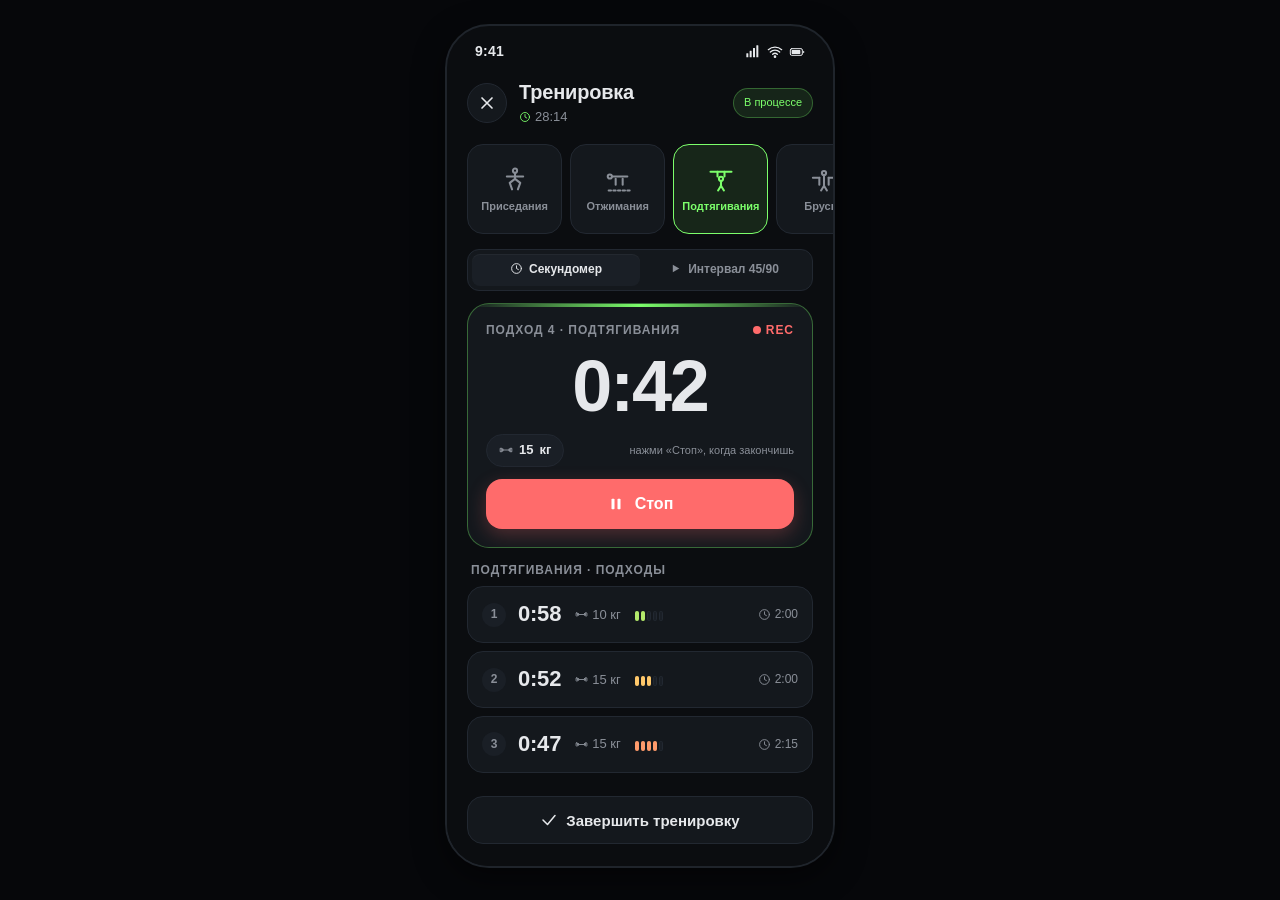
<file: mockup/screens/workout.html>
<!DOCTYPE html>
<html lang="ru">
<head>
<meta charset="UTF-8">
<title>Тренировки · Активная тренировка</title>
<meta name="viewport" content="width=390, initial-scale=1">
<link rel="stylesheet" href="../assets/styles.css">
<script src="../assets/icons.js"></script>
<style>
  .section-title {
    color: var(--muted); font-size: 12px; text-transform: uppercase; letter-spacing: 0.08em; font-weight: 600;
    margin: 14px 4px 8px;
  }
  /* Compact ex-tile for tighter vertical space */
  .ex-grid.compact .ex-tile { aspect-ratio: 1 / 0.95; }
</style>
</head>
<body class="standalone">
  <div class="screen">

    <div class="status-bar mono">
      <span>9:41</span>
      <span class="right">
        <svg><use href="#signal"/></svg>
        <svg><use href="#wifi"/></svg>
        <svg><use href="#battery"/></svg>
      </span>
    </div>

    <div class="screen-header">
      <div class="row gap-3" style="align-items:center;">
        <button class="icon-btn" aria-label="Закрыть">
          <svg><use href="#x"/></svg>
        </button>
        <div>
          <h1 style="font-size:20px;">Тренировка</h1>
          <div class="sub mono" style="display:inline-flex; gap:4px; align-items:center;">
            <svg style="width:12px;height:12px;color:var(--accent)"><use href="#clock"/></svg>
            28:14
          </div>
        </div>
      </div>
      <span class="pill accent" style="font-size:11px;">В процессе</span>
    </div>

    <div class="content scrollable" style="padding-bottom: 100px;">

      <!-- Exercise picker -->
      <div class="ex-grid compact">
        <button class="ex-tile">
          <svg><use href="#ex-squat"/></svg>
          <span class="name">Приседания</span>
        </button>
        <button class="ex-tile">
          <svg><use href="#ex-pushup"/></svg>
          <span class="name">Отжимания</span>
        </button>
        <button class="ex-tile active">
          <svg><use href="#ex-pullup"/></svg>
          <span class="name">Подтягивания</span>
        </button>
        <button class="ex-tile">
          <svg><use href="#ex-dip"/></svg>
          <span class="name">Брусья</span>
        </button>
      </div>

      <!-- Mode toggle -->
      <div class="seg" style="margin-top: 14px;">
        <button class="seg-item active">
          <span style="display:inline-flex; gap:6px; align-items:center; justify-content:center;">
            <svg style="width:13px;height:13px;vertical-align:middle;"><use href="#clock"/></svg>
            Секундомер
          </span>
        </button>
        <button class="seg-item">
          <span style="display:inline-flex; gap:6px; align-items:center; justify-content:center;">
            <svg style="width:13px;height:13px;vertical-align:middle;"><use href="#play"/></svg>
            Интервал 45/90
          </span>
        </button>
      </div>

      <!-- Active set card -->
      <div class="active-set" style="margin-top: 12px;">
        <div class="hd">
          <span>Подход 4 · подтягивания</span>
          <span class="rec"><span class="dot"></span>REC</span>
        </div>
        <div class="time-big mono">0:42</div>
        <div class="row between" style="margin-top: 6px;">
          <span class="vest-chip">
            <svg><use href="#vest"/></svg>
            <b class="mono">15</b> кг
          </span>
          <span class="muted xs">нажми «Стоп», когда закончишь</span>
        </div>
        <button class="stop-btn" style="margin-top: 12px;">
          <svg><use href="#pause"/></svg>
          Стоп
        </button>
      </div>

      <!-- Previous sets -->
      <div class="section-title">Подтягивания · подходы</div>
      <div class="set-list">
        <div class="set-row">
          <span class="idx">1</span>
          <div class="main">
            <span class="time mono">0:58</span>
            <span class="vest">
              <svg><use href="#vest"/></svg>
              <span class="mono">10 кг</span>
            </span>
            <span class="rpe-pill">
              <span class="rpe lvl-2"><span class="rpe-seg"></span><span class="rpe-seg"></span><span class="rpe-seg"></span><span class="rpe-seg"></span><span class="rpe-seg"></span></span>
            </span>
          </div>
          <span class="rest mono"><svg><use href="#clock"/></svg>2:00</span>
        </div>
        <div class="set-row">
          <span class="idx">2</span>
          <div class="main">
            <span class="time mono">0:52</span>
            <span class="vest">
              <svg><use href="#vest"/></svg>
              <span class="mono">15 кг</span>
            </span>
            <span class="rpe-pill">
              <span class="rpe lvl-3"><span class="rpe-seg"></span><span class="rpe-seg"></span><span class="rpe-seg"></span><span class="rpe-seg"></span><span class="rpe-seg"></span></span>
            </span>
          </div>
          <span class="rest mono"><svg><use href="#clock"/></svg>2:00</span>
        </div>
        <div class="set-row">
          <span class="idx">3</span>
          <div class="main">
            <span class="time mono">0:47</span>
            <span class="vest">
              <svg><use href="#vest"/></svg>
              <span class="mono">15 кг</span>
            </span>
            <span class="rpe-pill">
              <span class="rpe lvl-4"><span class="rpe-seg"></span><span class="rpe-seg"></span><span class="rpe-seg"></span><span class="rpe-seg"></span><span class="rpe-seg"></span></span>
            </span>
          </div>
          <span class="rest mono"><svg><use href="#clock"/></svg>2:15</span>
        </div>
      </div>

    </div>

    <!-- Finish (sticky bottom) -->
    <div style="position:absolute; left:0; right:0; bottom:0; padding: 12px 20px 22px; background: linear-gradient(180deg, transparent, var(--bg) 40%);">
      <button class="btn">
        <svg><use href="#check"/></svg>
        Завершить тренировку
      </button>
    </div>

  </div>
</body>
</html>
</file>
<file: mockup/assets/styles.css>
/* ==========================================================================
   Tokens
   ========================================================================== */
:root {
  --bg:          #0B0D10;
  --bg-elev:    #14181D;
  --bg-elev-2:  #1A1F26;
  --line:       #222831;
  --text:       #E6E8EB;
  --muted:      #8A8F98;
  --muted-2:    #5B6068;
  --accent:     #7CFF6B;
  --accent-dim: #2E6E28;
  --accent-ink: #0B0D10;
  --danger:     #FF6B6B;
  --warn:       #FFC86B;
  --info:       #6BB8FF;

  --r-sm: 10px;
  --r-md: 16px;
  --r-lg: 22px;
  --r-xl: 28px;

  --s-1: 4px;
  --s-2: 8px;
  --s-3: 12px;
  --s-4: 16px;
  --s-5: 20px;
  --s-6: 24px;
  --s-7: 32px;
  --s-8: 40px;

  --shadow-card: 0 1px 0 rgba(255,255,255,.02) inset, 0 2px 10px rgba(0,0,0,.4);
  --shadow-elev: 0 10px 30px rgba(0,0,0,.5);
}

* { box-sizing: border-box; }

html, body {
  margin: 0;
  padding: 0;
  background: #06070A;
  color: var(--text);
  font-family: -apple-system, BlinkMacSystemFont, "Inter", "SF Pro Text", "Roboto", "Helvetica Neue", Arial, sans-serif;
  font-size: 15px;
  line-height: 1.4;
  -webkit-font-smoothing: antialiased;
  text-rendering: optimizeLegibility;
}

button { font-family: inherit; cursor: pointer; }
a { color: inherit; text-decoration: none; }

/* ==========================================================================
   Phone frame & screen shell (used in index.html gallery)
   ========================================================================== */
.phone {
  width: 390px;
  height: 844px;
  background: var(--bg);
  border-radius: 52px;
  border: 2px solid #1F242B;
  overflow: hidden;
  position: relative;
  box-shadow: var(--shadow-elev);
  flex-shrink: 0;
}
.phone .notch {
  position: absolute; top: 10px; left: 50%; transform: translateX(-50%);
  width: 120px; height: 30px; background: #000; border-radius: 20px;
  z-index: 20;
}
.phone .screen-frame { width: 100%; height: 100%; border: 0; display: block; }

/* When a screen file is loaded directly, give body a phone-like viewport */
body.standalone {
  display: flex;
  justify-content: center;
  align-items: flex-start;
  min-height: 100vh;
  padding: 24px;
}
body.standalone .screen {
  width: 390px;
  height: 844px;
  border-radius: 44px;
  border: 2px solid #1F242B;
  overflow: hidden;
  box-shadow: var(--shadow-elev);
}

/* When loaded in an iframe inside the gallery — fill the iframe cleanly */
html.embedded, html.embedded body { background: transparent; }
html.embedded body.standalone {
  display: block;
  padding: 0;
  min-height: 0;
  height: 100vh;
  overflow: hidden;
}
html.embedded body.standalone .screen {
  width: 100%;
  height: 100%;
  border-radius: 0;
  border: 0;
  box-shadow: none;
}

/* ==========================================================================
   Screen layout
   ========================================================================== */
.screen {
  width: 100%;
  height: 100%;
  background: var(--bg);
  color: var(--text);
  display: flex;
  flex-direction: column;
  position: relative;
}
.status-bar {
  display: flex;
  align-items: center;
  justify-content: space-between;
  padding: 14px 28px 6px;
  font-size: 14px;
  font-weight: 600;
  height: 44px;
  flex-shrink: 0;
  letter-spacing: 0.02em;
}
.status-bar .right { display: flex; gap: 6px; align-items: center; color: var(--text); }
.status-bar .right svg { width: 16px; height: 16px; }

.screen-header {
  display: flex;
  align-items: center;
  justify-content: space-between;
  padding: 8px 20px 12px;
  flex-shrink: 0;
}
.screen-header h1 {
  margin: 0;
  font-size: 28px;
  font-weight: 700;
  letter-spacing: -0.01em;
}
.screen-header .sub {
  color: var(--muted);
  font-size: 13px;
  margin-top: 2px;
}
.icon-btn {
  width: 40px; height: 40px;
  border-radius: 999px;
  background: var(--bg-elev);
  border: 1px solid var(--line);
  display: inline-flex; align-items: center; justify-content: center;
  color: var(--text);
}
.icon-btn svg { width: 20px; height: 20px; }

.content {
  flex: 1 1 auto;
  overflow: hidden;
  padding: 4px 20px 12px;
}
.content.scrollable { overflow-y: auto; }

.tab-bar {
  flex-shrink: 0;
  display: grid;
  grid-template-columns: repeat(3, 1fr);
  align-items: center;
  padding: 10px 12px 22px;
  background: rgba(11,13,16,.85);
  backdrop-filter: blur(20px);
  border-top: 1px solid var(--line);
}
.tab-bar .tab {
  display: flex;
  flex-direction: column;
  align-items: center;
  gap: 4px;
  color: var(--muted);
  font-size: 11px;
  font-weight: 500;
  background: none;
  border: 0;
  padding: 6px 0;
}
.tab-bar .tab svg { width: 22px; height: 22px; }
.tab-bar .tab.active { color: var(--accent); }

/* ==========================================================================
   Cards & generic UI
   ========================================================================== */
.card {
  background: var(--bg-elev);
  border: 1px solid var(--line);
  border-radius: var(--r-md);
  padding: 16px;
  box-shadow: var(--shadow-card);
}
.card + .card { margin-top: 12px; }
.card-title {
  font-size: 13px;
  color: var(--muted);
  text-transform: uppercase;
  letter-spacing: 0.08em;
  margin: 0 0 10px;
  font-weight: 600;
}
.row { display: flex; align-items: center; }
.row.between { justify-content: space-between; }
.row.gap-2 { gap: 8px; }
.row.gap-3 { gap: 12px; }
.row.gap-4 { gap: 16px; }
.col { display: flex; flex-direction: column; }
.col.gap-1 { gap: 4px; }
.col.gap-2 { gap: 8px; }
.col.gap-3 { gap: 12px; }
.col.gap-4 { gap: 16px; }
.grow { flex: 1 1 auto; min-width: 0; }

.muted { color: var(--muted); }
.mono { font-variant-numeric: tabular-nums; font-feature-settings: "tnum"; }
.big { font-size: 48px; font-weight: 700; letter-spacing: -0.02em; }
.med { font-size: 32px; font-weight: 700; letter-spacing: -0.01em; }
.sm  { font-size: 13px; }
.xs  { font-size: 11px; }

.pill {
  display: inline-flex;
  align-items: center;
  gap: 6px;
  padding: 6px 10px;
  border-radius: 999px;
  background: var(--bg-elev-2);
  border: 1px solid var(--line);
  font-size: 12px;
  color: var(--text);
}
.pill.accent {
  background: rgba(124,255,107,.1);
  border-color: rgba(124,255,107,.3);
  color: var(--accent);
}
.pill svg { width: 14px; height: 14px; }

.divider { height: 1px; background: var(--line); margin: 12px 0; }

/* ==========================================================================
   Buttons
   ========================================================================== */
.btn {
  display: inline-flex;
  align-items: center;
  justify-content: center;
  gap: 8px;
  padding: 14px 20px;
  border-radius: var(--r-md);
  border: 1px solid var(--line);
  background: var(--bg-elev);
  color: var(--text);
  font-size: 15px;
  font-weight: 600;
  width: 100%;
}
.btn svg { width: 18px; height: 18px; }
.btn.primary {
  background: var(--accent);
  color: var(--accent-ink);
  border-color: transparent;
  font-size: 17px;
  padding: 18px 20px;
}
.btn.big-primary {
  background: var(--accent);
  color: var(--accent-ink);
  border-color: transparent;
  font-size: 18px;
  padding: 22px 20px;
  border-radius: var(--r-lg);
  box-shadow: 0 10px 30px rgba(124,255,107,.2), 0 0 0 1px rgba(124,255,107,.25) inset;
}
.btn.danger { color: var(--danger); border-color: rgba(255,107,107,.25); }
.btn.ghost { background: transparent; border-color: var(--line); color: var(--muted); }

/* ==========================================================================
   Exercise picker (workout.html)
   ========================================================================== */
.ex-grid {
  display: grid;
  grid-template-columns: repeat(4, 1fr);
  gap: 8px;
}
.ex-tile {
  aspect-ratio: 1 / 1.1;
  background: var(--bg-elev);
  border: 1px solid var(--line);
  border-radius: var(--r-md);
  display: flex;
  flex-direction: column;
  align-items: center;
  justify-content: center;
  gap: 6px;
  color: var(--muted);
  padding: 8px;
  transition: all .2s;
}
.ex-tile svg { width: 28px; height: 28px; }
.ex-tile .name { font-size: 11px; font-weight: 600; text-align: center; line-height: 1.15; }
.ex-tile.active {
  background: rgba(124,255,107,.1);
  border-color: var(--accent);
  color: var(--accent);
}

/* ==========================================================================
   Sets list
   ========================================================================== */
.set-list { display: flex; flex-direction: column; gap: 8px; }
.set-row {
  display: grid;
  grid-template-columns: 24px 1fr auto;
  align-items: center;
  gap: 12px;
  padding: 12px 14px;
  background: var(--bg-elev);
  border: 1px solid var(--line);
  border-radius: var(--r-md);
}
.set-row .idx {
  width: 24px; height: 24px; border-radius: 999px;
  background: var(--bg-elev-2); color: var(--muted);
  display: inline-flex; align-items: center; justify-content: center;
  font-size: 12px; font-weight: 700;
}
.set-row .main { display: flex; gap: 14px; align-items: baseline; }
.set-row .main .reps { font-size: 20px; font-weight: 700; }
.set-row .main .reps small { font-size: 12px; color: var(--muted); font-weight: 500; margin-left: 2px; }
.set-row .main .vest { color: var(--muted); font-size: 13px; display: inline-flex; gap: 4px; align-items: center; }
.set-row .main .vest svg { width: 13px; height: 13px; }
.set-row .rest {
  font-size: 12px; color: var(--muted);
  display: inline-flex; align-items: center; gap: 4px;
}
.set-row .rest svg { width: 13px; height: 13px; }

/* Time-dominant set row: time as primary, vest + RPE inline */
.set-row .main .time { font-size: 22px; font-weight: 700; letter-spacing: -0.01em; }
.set-row .main .time small { font-size: 11px; color: var(--muted); font-weight: 500; margin-left: 2px; text-transform: uppercase; letter-spacing: 0.06em; }
.set-row .main .reps-inline { color: var(--muted); font-size: 12px; display: inline-flex; gap: 3px; align-items: baseline; }
.set-row .main .reps-inline b { color: var(--text); font-weight: 600; font-variant-numeric: tabular-nums; }

/* RPE indicator: 5 vertical bars colored by level */
.rpe {
  display: inline-flex;
  gap: 2px;
  align-items: center;
  height: 12px;
}
.rpe .rpe-seg {
  width: 4px; height: 10px; border-radius: 1.5px;
  background: var(--bg-elev-2);
  border: 1px solid var(--line);
}
.rpe.lvl-1 .rpe-seg:nth-child(-n+1),
.rpe.lvl-2 .rpe-seg:nth-child(-n+2),
.rpe.lvl-3 .rpe-seg:nth-child(-n+3),
.rpe.lvl-4 .rpe-seg:nth-child(-n+4),
.rpe.lvl-5 .rpe-seg:nth-child(-n+5) {
  background: var(--rpe-color);
  border-color: var(--rpe-color);
}
.rpe.lvl-1 { --rpe-color: #7CFF6B; }
.rpe.lvl-2 { --rpe-color: #B3E86B; }
.rpe.lvl-3 { --rpe-color: #FFC86B; }
.rpe.lvl-4 { --rpe-color: #FF9B6B; }
.rpe.lvl-5 { --rpe-color: #FF6B6B; }

.rpe-pill {
  display: inline-flex; align-items: center; gap: 5px;
  font-size: 11px; color: var(--muted);
  white-space: nowrap;
}
.rpe-pill .l { text-transform: uppercase; letter-spacing: 0.06em; font-weight: 600; }

/* Active set card (giant timer) */
.active-set {
  background: var(--bg-elev);
  border: 1px solid rgba(124,255,107,.35);
  border-radius: var(--r-lg);
  padding: 18px;
  position: relative;
  overflow: hidden;
}
.active-set::before {
  content: "";
  position: absolute; top: 0; left: 0; right: 0; height: 3px;
  background: linear-gradient(90deg, transparent, var(--accent), transparent);
  animation: scanline 2s linear infinite;
}
@keyframes scanline {
  0% { transform: translateX(-100%); }
  100% { transform: translateX(100%); }
}
.active-set .hd {
  display: flex; justify-content: space-between; align-items: center;
  font-size: 12px; color: var(--muted); text-transform: uppercase; letter-spacing: 0.08em; font-weight: 600;
  margin-bottom: 4px;
}
.active-set .hd .rec {
  display: inline-flex; align-items: center; gap: 5px;
  color: var(--danger);
}
.active-set .hd .rec .dot {
  width: 8px; height: 8px; border-radius: 999px; background: var(--danger);
  animation: blink 1.2s ease-in-out infinite;
}
@keyframes blink { 0%, 100% { opacity: 1; } 50% { opacity: 0.3; } }
.active-set .time-big {
  font-size: 72px;
  font-weight: 700;
  letter-spacing: -0.03em;
  text-align: center;
  font-variant-numeric: tabular-nums;
  line-height: 1.05;
  padding: 6px 0 4px;
}
.active-set .vest-chip {
  display: inline-flex; align-items: center; gap: 6px;
  background: var(--bg-elev-2);
  border: 1px solid var(--line);
  padding: 6px 12px;
  border-radius: 999px;
  font-size: 13px;
  font-weight: 600;
}
.active-set .vest-chip svg { width: 14px; height: 14px; color: var(--muted); }
.active-set .vest-chip b { font-variant-numeric: tabular-nums; }

.stop-btn {
  background: var(--danger);
  color: #fff;
  border: 0;
  border-radius: var(--r-md);
  padding: 16px;
  width: 100%;
  font-size: 16px;
  font-weight: 700;
  display: inline-flex;
  align-items: center;
  justify-content: center;
  gap: 10px;
  box-shadow: 0 6px 18px rgba(255,107,107,.25);
}
.stop-btn svg { width: 18px; height: 18px; }

/* Interval schedule card (compact) */
.interval-card {
  background: var(--bg-elev);
  border: 1px solid var(--line);
  border-radius: var(--r-md);
  padding: 14px;
  display: grid;
  grid-template-columns: 1fr 1fr 1fr;
  gap: 10px;
}
.interval-card .cell { text-align: center; }
.interval-card .cell .l { font-size: 10px; text-transform: uppercase; letter-spacing: 0.08em; color: var(--muted); font-weight: 600; }
.interval-card .cell .v { font-size: 22px; font-weight: 700; margin-top: 4px; font-variant-numeric: tabular-nums; }
.interval-card .cell .v small { font-size: 11px; color: var(--muted); font-weight: 500; margin-left: 2px; }

/* RPE picker (record screen) */
.rpe-picker {
  display: grid;
  grid-template-columns: repeat(5, 1fr);
  gap: 8px;
}
.rpe-picker button {
  background: var(--bg-elev);
  border: 1px solid var(--line);
  border-radius: 14px;
  padding: 14px 6px 10px;
  color: var(--text);
  display: flex;
  flex-direction: column;
  align-items: center;
  gap: 4px;
  font-family: inherit;
}
.rpe-picker button .n {
  font-size: 22px; font-weight: 700; line-height: 1;
}
.rpe-picker button .w {
  font-size: 10px; color: var(--muted); text-transform: uppercase; letter-spacing: 0.06em; font-weight: 600;
}
.rpe-picker button.active {
  border-color: transparent;
  background: var(--rpe-color, var(--accent));
  color: var(--accent-ink);
}
.rpe-picker button.active .w { color: rgba(11,13,16,.7); }
.rpe-picker button.lvl-1 { --rpe-color: #7CFF6B; }
.rpe-picker button.lvl-2 { --rpe-color: #B3E86B; }
.rpe-picker button.lvl-3 { --rpe-color: #FFC86B; }
.rpe-picker button.lvl-4 { --rpe-color: #FF9B6B; }
.rpe-picker button.lvl-5 { --rpe-color: #FF6B6B; }

/* Optional reps input on record screen */
.optional-input {
  display: flex;
  align-items: center;
  background: var(--bg-elev);
  border: 1px solid var(--line);
  border-radius: var(--r-md);
  padding: 10px 14px;
  gap: 10px;
}
.optional-input .label { flex: 1; color: var(--muted); font-size: 13px; }
.optional-input .label small { display: block; font-size: 11px; color: var(--muted-2); margin-top: 2px; }
.optional-input input {
  width: 60px; text-align: center;
  background: var(--bg-elev-2); border: 1px solid var(--line); border-radius: 10px;
  color: var(--text); font-size: 18px; font-weight: 700; padding: 8px 6px;
  font-family: inherit;
  font-variant-numeric: tabular-nums;
}

/* ==========================================================================
   Set input (workout.html new-set area)
   ========================================================================== */
.set-input {
  background: var(--bg-elev);
  border: 1px solid var(--line);
  border-radius: var(--r-lg);
  padding: 16px;
}
.stepper {
  display: grid;
  grid-template-columns: 44px 1fr 44px;
  align-items: center;
  gap: 10px;
}
.stepper button {
  width: 44px; height: 44px;
  border-radius: 999px;
  border: 1px solid var(--line);
  background: var(--bg-elev-2);
  color: var(--text);
  font-size: 22px;
  font-weight: 600;
}
.stepper .value { text-align: center; font-size: 44px; font-weight: 700; letter-spacing: -0.02em; }
.stepper .value small { display: block; font-size: 11px; color: var(--muted); font-weight: 500; letter-spacing: 0.1em; text-transform: uppercase; margin-top: -4px; }

.vest-slider {
  --pct: 33%;
  height: 40px;
  position: relative;
  background: var(--bg-elev-2);
  border-radius: 999px;
  border: 1px solid var(--line);
  margin-top: 10px;
}
.vest-slider .fill {
  position: absolute; left: 0; top: 0; bottom: 0; width: var(--pct);
  background: linear-gradient(90deg, rgba(124,255,107,.2), rgba(124,255,107,.4));
  border-radius: 999px;
}
.vest-slider .thumb {
  position: absolute; top: 50%; left: var(--pct);
  width: 32px; height: 32px; transform: translate(-50%, -50%);
  background: var(--accent);
  border-radius: 999px;
  box-shadow: 0 0 0 4px rgba(124,255,107,.15);
}
.vest-slider .label {
  position: absolute; left: 50%; top: 50%; transform: translate(-50%, -50%);
  font-size: 14px; font-weight: 600; color: var(--text);
  pointer-events: none;
}
.vest-slider .label b { font-size: 18px; }

.preset-row {
  display: grid;
  grid-template-columns: repeat(7, 1fr);
  gap: 6px;
  margin-top: 10px;
}
.preset-row .preset {
  padding: 8px 0;
  border-radius: 10px;
  border: 1px solid var(--line);
  background: var(--bg-elev-2);
  color: var(--muted);
  font-size: 12px;
  font-weight: 600;
  text-align: center;
}
.preset-row .preset.active {
  background: var(--accent);
  color: var(--accent-ink);
  border-color: transparent;
}

/* ==========================================================================
   Rest timer (circular SVG)
   ========================================================================== */
.rest-timer {
  display: flex;
  flex-direction: column;
  align-items: center;
  gap: 8px;
  padding: 16px 0 4px;
}
.rest-timer .ring { position: relative; width: 140px; height: 140px; }
.rest-timer .ring svg { width: 100%; height: 100%; transform: rotate(-90deg); }
.rest-timer .ring .bg { stroke: var(--bg-elev-2); }
.rest-timer .ring .fg { stroke: var(--accent); stroke-linecap: round; transition: stroke-dashoffset 1s linear; }
.rest-timer .ring .time {
  position: absolute; inset: 0;
  display: flex; flex-direction: column; align-items: center; justify-content: center;
  font-variant-numeric: tabular-nums;
}
.rest-timer .ring .time .v { font-size: 34px; font-weight: 700; }
.rest-timer .ring .time .l { font-size: 11px; color: var(--muted); text-transform: uppercase; letter-spacing: 0.1em; }

/* ==========================================================================
   Stats grid (home)
   ========================================================================== */
.stats-grid {
  display: grid;
  grid-template-columns: 1fr 1fr;
  gap: 10px;
}
.stat {
  background: var(--bg-elev);
  border: 1px solid var(--line);
  border-radius: var(--r-md);
  padding: 14px;
}
.stat .l { font-size: 11px; color: var(--muted); text-transform: uppercase; letter-spacing: 0.08em; font-weight: 600; }
.stat .v { font-size: 26px; font-weight: 700; letter-spacing: -0.01em; margin-top: 4px; }
.stat .v small { font-size: 13px; color: var(--muted); font-weight: 500; margin-left: 3px; }

/* ==========================================================================
   History
   ========================================================================== */
.month-label {
  color: var(--muted);
  font-size: 12px;
  font-weight: 600;
  text-transform: uppercase;
  letter-spacing: 0.1em;
  margin: 20px 4px 8px;
}
.month-label:first-of-type { margin-top: 8px; }
.history-row {
  display: grid;
  grid-template-columns: 48px 1fr auto;
  gap: 12px;
  padding: 14px;
  background: var(--bg-elev);
  border: 1px solid var(--line);
  border-radius: var(--r-md);
  align-items: center;
}
.history-row + .history-row { margin-top: 8px; }
.history-row .date {
  display: flex; flex-direction: column; align-items: center; justify-content: center;
  background: var(--bg-elev-2);
  border-radius: 12px;
  padding: 6px 0;
  line-height: 1;
}
.history-row .date .d { font-size: 20px; font-weight: 700; }
.history-row .date .m { font-size: 10px; color: var(--muted); margin-top: 3px; text-transform: uppercase; }
.history-row .meta .title { font-size: 14px; font-weight: 600; }
.history-row .meta .summary { font-size: 12px; color: var(--muted); margin-top: 3px; }
.history-row .chev { color: var(--muted-2); }
.history-row .chev svg { width: 18px; height: 18px; }

/* ==========================================================================
   Progress chart
   ========================================================================== */
.chips {
  display: flex;
  gap: 6px;
  overflow-x: auto;
  padding-bottom: 4px;
  margin: 0 -20px;
  padding-left: 20px;
  padding-right: 20px;
  scrollbar-width: none;
}
.chips::-webkit-scrollbar { display: none; }
.chip {
  flex-shrink: 0;
  padding: 8px 14px;
  border-radius: 999px;
  border: 1px solid var(--line);
  background: var(--bg-elev);
  color: var(--muted);
  font-size: 13px;
  font-weight: 600;
  display: inline-flex; align-items: center; gap: 6px;
  white-space: nowrap;
}
.chip svg { width: 14px; height: 14px; }
.chip.active {
  background: var(--accent);
  color: var(--accent-ink);
  border-color: transparent;
}

.seg {
  display: grid;
  grid-auto-flow: column;
  grid-auto-columns: 1fr;
  background: var(--bg-elev);
  border: 1px solid var(--line);
  border-radius: 12px;
  padding: 4px;
}
.seg .seg-item {
  text-align: center;
  font-size: 12px;
  font-weight: 600;
  color: var(--muted);
  padding: 8px 4px;
  border-radius: 8px;
  background: transparent;
  border: 0;
}
.seg .seg-item.active {
  background: var(--bg-elev-2);
  color: var(--text);
  box-shadow: 0 1px 0 rgba(255,255,255,.04) inset;
}

.chart-box {
  background: var(--bg-elev);
  border: 1px solid var(--line);
  border-radius: var(--r-md);
  padding: 16px;
}
.chart-box .chart-hd { display: flex; justify-content: space-between; align-items: baseline; margin-bottom: 8px; }
.chart-box .chart-hd .val { font-size: 32px; font-weight: 700; letter-spacing: -0.01em; }
.chart-box .chart-hd .val small { font-size: 13px; color: var(--muted); margin-left: 4px; font-weight: 500; }
.chart-box .chart-hd .delta { font-size: 12px; color: var(--accent); font-weight: 600; }
.chart-box svg.chart { display: block; width: 100%; height: 180px; }

.pr-grid {
  display: grid;
  grid-template-columns: repeat(3, 1fr);
  gap: 8px;
  margin-top: 12px;
}
.pr-tile {
  background: var(--bg-elev);
  border: 1px solid var(--line);
  border-radius: var(--r-md);
  padding: 12px;
}
.pr-tile .l { font-size: 10px; color: var(--muted); text-transform: uppercase; letter-spacing: 0.06em; font-weight: 600; }
.pr-tile .v { font-size: 20px; font-weight: 700; margin-top: 4px; }
.pr-tile .v small { font-size: 11px; color: var(--muted); font-weight: 500; margin-left: 2px; }

/* ==========================================================================
   Detail
   ========================================================================== */
.ex-block { margin-top: 16px; }
.ex-block .hd {
  display: flex; align-items: center; gap: 10px;
  margin-bottom: 8px;
}
.ex-block .hd svg { width: 20px; height: 20px; color: var(--accent); }
.ex-block .hd .name { font-size: 15px; font-weight: 600; }
.ex-block .hd .count { font-size: 12px; color: var(--muted); margin-left: auto; }

.note-card {
  background: rgba(107,184,255,.08);
  border: 1px solid rgba(107,184,255,.25);
  border-radius: var(--r-md);
  padding: 14px;
  color: var(--text);
  font-size: 14px;
  line-height: 1.5;
}
.note-card .hd {
  display: flex; align-items: center; gap: 6px;
  color: var(--info); font-size: 11px; text-transform: uppercase; letter-spacing: 0.08em; font-weight: 600;
  margin-bottom: 6px;
}
.note-card .hd svg { width: 13px; height: 13px; }

/* ==========================================================================
   Index gallery
   ========================================================================== */
.gallery {
  padding: 40px;
  min-height: 100vh;
}
.gallery header {
  max-width: 1400px;
  margin: 0 auto 32px;
  text-align: left;
}
.gallery header h1 {
  font-size: 36px;
  font-weight: 700;
  letter-spacing: -0.02em;
  margin: 0;
}
.gallery header p {
  color: var(--muted);
  margin: 8px 0 0;
  font-size: 15px;
  max-width: 640px;
}
.phones-row {
  display: flex;
  gap: 40px;
  overflow-x: auto;
  padding: 20px 0 40px;
  scroll-snap-type: x mandatory;
}
.phones-row .phone { scroll-snap-align: center; }
.phone-caption {
  text-align: center;
  margin-top: 14px;
  color: var(--muted);
  font-size: 13px;
  font-weight: 600;
}
.phone-caption b { color: var(--text); display: block; font-size: 14px; }
</file>
